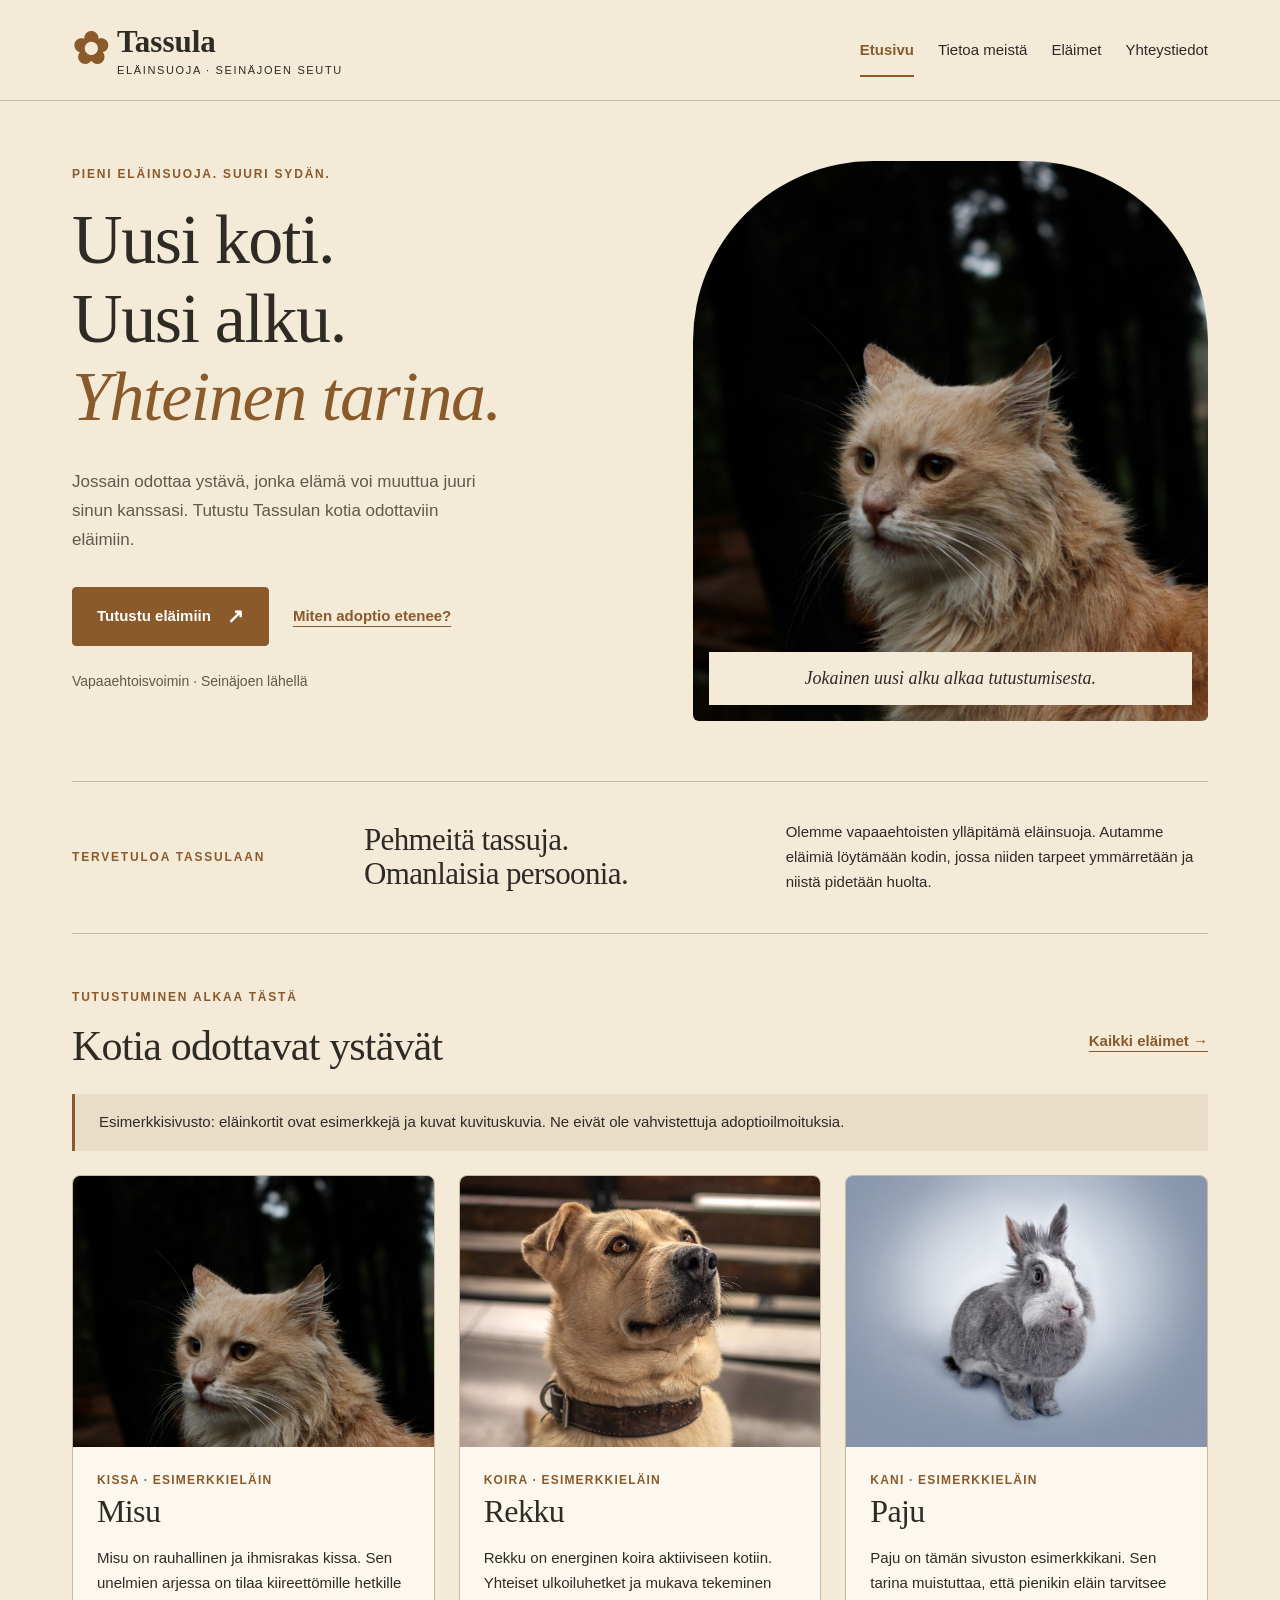
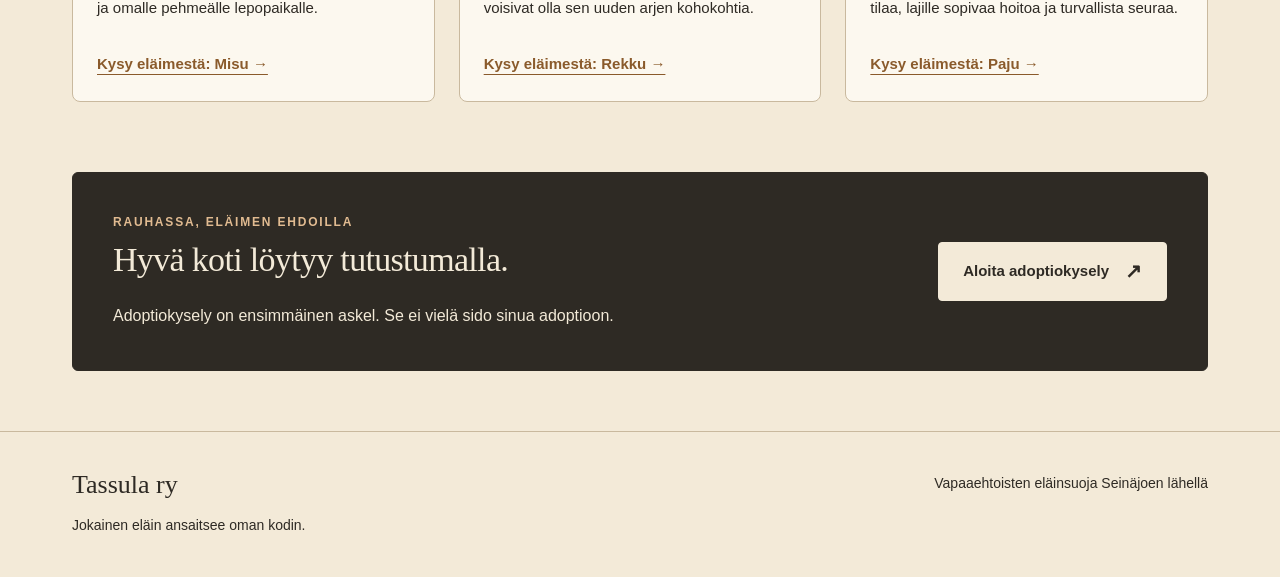
<file: index.html>
<!doctype html>
<html lang="fi"><head><meta charset="UTF-8"><meta name="viewport" content="width=device-width, initial-scale=1.0"><meta name="description" content="Tassula ry – kotia odottavat eläimet, adoption vaiheet ja adoptiokysely."><title>Etusivu | Tassula ry</title><link rel="stylesheet" href="style.css"><script src="animals.js" defer></script><script src="app.js" defer></script></head><body>
<a class="skip" href="#sisalto">Siirry sisältöön</a><header class="site-header"><div class="header-inner"><a class="brand" href="index.html" aria-label="Tassula ry – etusivu"><span class="brand-icon" aria-hidden="true">✿</span><span>Tassula<span class="brand-sub">ELÄINSUOJA · SEINÄJOEN SEUTU</span></span></a><nav aria-label="Päävalikko"><ul><li><a href="index.html" aria-current="page">Etusivu</a></li><li><a href="about.html">Tietoa meistä</a></li><li><a href="listing.html">Eläimet</a></li><li><a href="contact.html">Yhteystiedot</a></li></ul></nav></div></header>
<main id="sisalto" tabindex="-1"><section class="hero"><div class="hero-copy"><p class="eyebrow">PIENI ELÄINSUOJA. SUURI SYDÄN.</p><h1>Uusi koti.<br>Uusi alku.<br><em>Yhteinen tarina.</em></h1><p class="lead">Jossain odottaa ystävä, jonka elämä voi muuttua juuri sinun kanssasi. Tutustu Tassulan kotia odottaviin eläimiin.</p><div class="actions"><a class="button" href="listing.html">Tutustu eläimiin <span aria-hidden="true">↗</span></a><a class="text-link" href="about.html#adoptio">Miten adoptio etenee?</a></div><p class="small">Vapaaehtoisvoimin · Seinäjoen lähellä</p></div><figure class="hero-photo"><img src="images/misu.jpg" alt="Oranssi kissa katsoo sivulle ulkona. Kuvituskuva." width="1200" height="1800" fetchpriority="high"><figcaption>Jokainen uusi alku alkaa tutustumisesta.</figcaption></figure></section>
<section class="intro-strip"><p class="eyebrow">TERVETULOA TASSULAAN</p><h2>Pehmeitä tassuja.<br>Omanlaisia persoonia.</h2><p>Olemme vapaaehtoisten ylläpitämä eläinsuoja. Autamme eläimiä löytämään kodin, jossa niiden tarpeet ymmärretään ja niistä pidetään huolta.</p></section>
<section class="section"><div class="section-heading"><div><p class="eyebrow">TUTUSTUMINEN ALKAA TÄSTÄ</p><h2>Kotia odottavat ystävät</h2></div><a class="text-link" href="listing.html">Kaikki eläimet <span aria-hidden="true">→</span></a></div><p class="notice">Esimerkkisivusto: eläinkortit ovat esimerkkejä ja kuvat kuvituskuvia. Ne eivät ole vahvistettuja adoptioilmoituksia.</p><div class="animal-grid" id="animal-preview"></div><noscript><p>Eläinkorttien näyttäminen tarvitsee JavaScriptin. <a href="about.html#adoptio">Lue adoption vaiheista.</a></p></noscript></section>
<section class="cta"><div><p class="eyebrow">RAUHASSA, ELÄIMEN EHDOILLA</p><h2>Hyvä koti löytyy tutustumalla.</h2><p>Adoptiokysely on ensimmäinen askel. Se ei vielä sido sinua adoptioon.</p></div><a class="button light" href="contact.html">Aloita adoptiokysely <span aria-hidden="true">↗</span></a></section></main>
<footer><div class="footer-inner"><div><strong>Tassula ry</strong><p>Jokainen eläin ansaitsee oman kodin.</p></div><div><p>Vapaaehtoisten eläinsuoja Seinäjoen lähellä</p></div></div></footer></body></html>
</file>
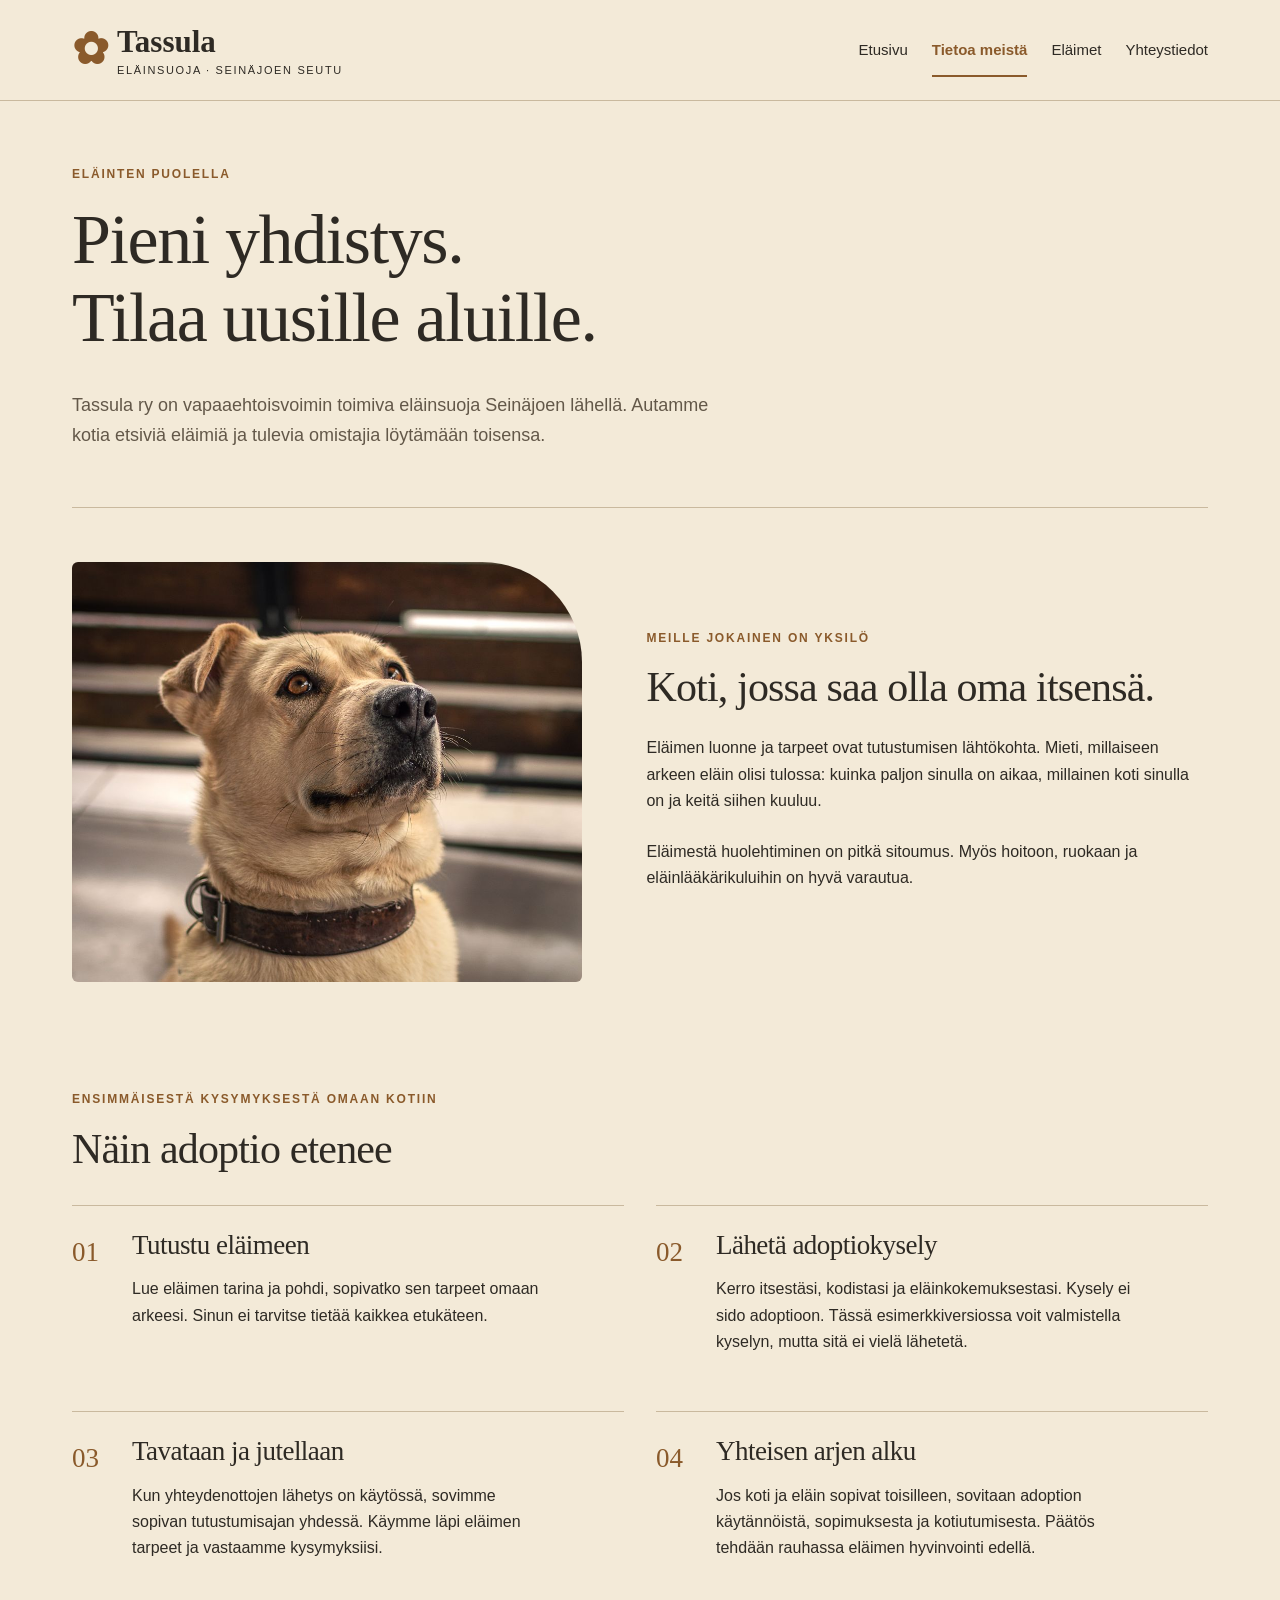
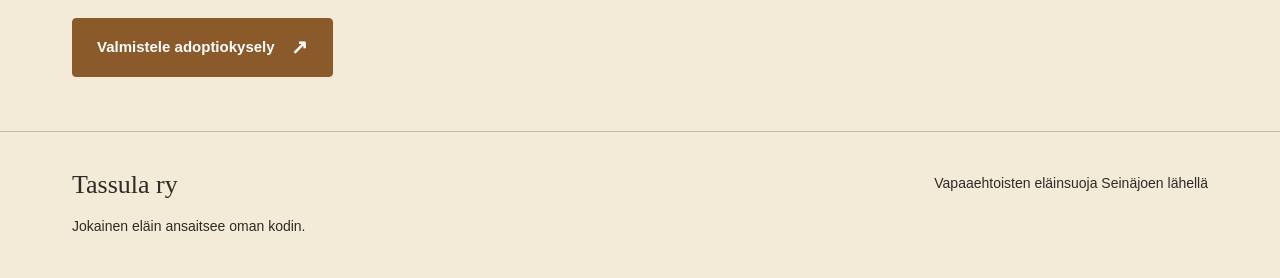
<file: about.html>
<!doctype html>
<html lang="fi"><head><meta charset="UTF-8"><meta name="viewport" content="width=device-width, initial-scale=1.0"><meta name="description" content="Tassula ry – kotia odottavat eläimet, adoption vaiheet ja adoptiokysely."><title>Tietoa meistä | Tassula ry</title><link rel="stylesheet" href="style.css"><script src="animals.js" defer></script><script src="app.js" defer></script></head><body>
<a class="skip" href="#sisalto">Siirry sisältöön</a><header class="site-header"><div class="header-inner"><a class="brand" href="index.html" aria-label="Tassula ry – etusivu"><span class="brand-icon" aria-hidden="true">✿</span><span>Tassula<span class="brand-sub">ELÄINSUOJA · SEINÄJOEN SEUTU</span></span></a><nav aria-label="Päävalikko"><ul><li><a href="index.html">Etusivu</a></li><li><a href="about.html" aria-current="page">Tietoa meistä</a></li><li><a href="listing.html">Eläimet</a></li><li><a href="contact.html">Yhteystiedot</a></li></ul></nav></div></header>
<main id="sisalto" tabindex="-1"><section class="page-intro"><p class="eyebrow">ELÄINTEN PUOLELLA</p><h1>Pieni yhdistys.<br>Tilaa uusille aluille.</h1><p class="lead">Tassula ry on vapaaehtoisvoimin toimiva eläinsuoja Seinäjoen lähellä. Autamme kotia etsiviä eläimiä ja tulevia omistajia löytämään toisensa.</p></section><section class="about-split section"><img src="images/rekku.jpg" alt="Vaalea koira katsoo tarkkaavaisena kameraan. Kuvituskuva." width="1000" height="1504" loading="lazy"><div><p class="eyebrow">MEILLE JOKAINEN ON YKSILÖ</p><h2>Koti, jossa saa olla oma itsensä.</h2><p>Eläimen luonne ja tarpeet ovat tutustumisen lähtökohta. Mieti, millaiseen arkeen eläin olisi tulossa: kuinka paljon sinulla on aikaa, millainen koti sinulla on ja keitä siihen kuuluu.</p><p>Eläimestä huolehtiminen on pitkä sitoumus. Myös hoitoon, ruokaan ja eläinlääkärikuluihin on hyvä varautua.</p></div></section><section class="section" id="adoptio"><p class="eyebrow">ENSIMMÄISESTÄ KYSYMYKSESTÄ OMAAN KOTIIN</p><h2>Näin adoptio etenee</h2><ol class="steps"><li><h3>Tutustu eläimeen</h3><p>Lue eläimen tarina ja pohdi, sopivatko sen tarpeet omaan arkeesi. Sinun ei tarvitse tietää kaikkea etukäteen.</p></li><li><h3>Lähetä adoptiokysely</h3><p>Kerro itsestäsi, kodistasi ja eläinkokemuksestasi. Kysely ei sido adoptioon. Tässä esimerkkiversiossa voit valmistella kyselyn, mutta sitä ei vielä lähetetä.</p></li><li><h3>Tavataan ja jutellaan</h3><p>Kun yhteydenottojen lähetys on käytössä, sovimme sopivan tutustumisajan yhdessä. Käymme läpi eläimen tarpeet ja vastaamme kysymyksiisi.</p></li><li><h3>Yhteisen arjen alku</h3><p>Jos koti ja eläin sopivat toisilleen, sovitaan adoption käytännöistä, sopimuksesta ja kotiutumisesta. Päätös tehdään rauhassa eläimen hyvinvointi edellä.</p></li></ol><a class="button" href="contact.html">Valmistele adoptiokysely <span aria-hidden="true">↗</span></a></section>
</main>
<footer><div class="footer-inner"><div><strong>Tassula ry</strong><p>Jokainen eläin ansaitsee oman kodin.</p></div><div><p>Vapaaehtoisten eläinsuoja Seinäjoen lähellä</p></div></div></footer></body></html>
</file>
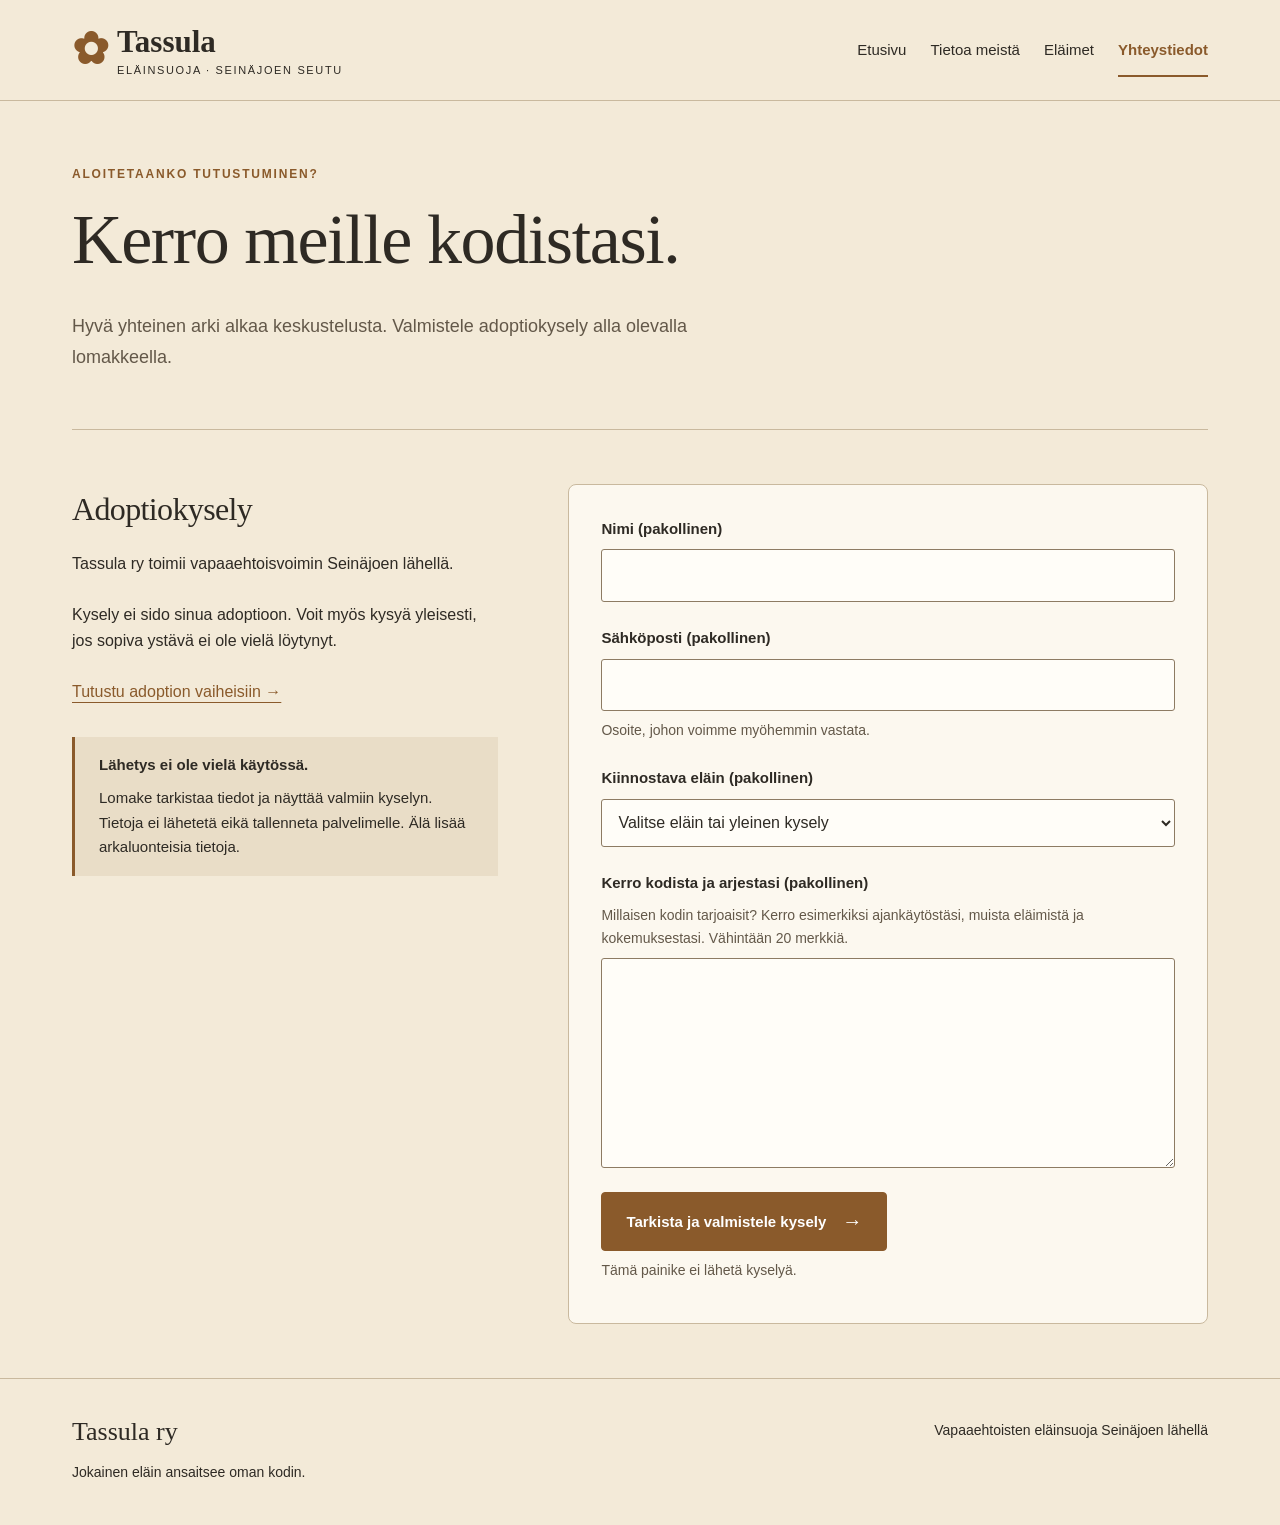
<file: contact.html>
<!doctype html>
<html lang="fi"><head><meta charset="UTF-8"><meta name="viewport" content="width=device-width, initial-scale=1.0"><meta name="description" content="Tassula ry – kotia odottavat eläimet, adoption vaiheet ja adoptiokysely."><title>Yhteystiedot ja adoptiokysely | Tassula ry</title><link rel="stylesheet" href="style.css"><script src="animals.js" defer></script><script src="app.js" defer></script></head><body>
<a class="skip" href="#sisalto">Siirry sisältöön</a><header class="site-header"><div class="header-inner"><a class="brand" href="index.html" aria-label="Tassula ry – etusivu"><span class="brand-icon" aria-hidden="true">✿</span><span>Tassula<span class="brand-sub">ELÄINSUOJA · SEINÄJOEN SEUTU</span></span></a><nav aria-label="Päävalikko"><ul><li><a href="index.html">Etusivu</a></li><li><a href="about.html">Tietoa meistä</a></li><li><a href="listing.html">Eläimet</a></li><li><a href="contact.html" aria-current="page">Yhteystiedot</a></li></ul></nav></div></header>
<main id="sisalto" tabindex="-1"><section class="page-intro"><p class="eyebrow">ALOITETAANKO TUTUSTUMINEN?</p><h1>Kerro meille kodistasi.</h1><p class="lead">Hyvä yhteinen arki alkaa keskustelusta. Valmistele adoptiokysely alla olevalla lomakkeella.</p></section><div class="contact-layout section"><aside class="contact-note"><h2>Adoptiokysely</h2><p>Tassula ry toimii vapaaehtoisvoimin Seinäjoen lähellä.</p><p>Kysely ei sido sinua adoptioon. Voit myös kysyä yleisesti, jos sopiva ystävä ei ole vielä löytynyt.</p><a href="about.html#adoptio">Tutustu adoption vaiheisiin →</a><div class="notice"><strong>Lähetys ei ole vielä käytössä.</strong><p>Lomake tarkistaa tiedot ja näyttää valmiin kyselyn. Tietoja ei lähetetä eikä tallenneta palvelimelle. Älä lisää arkaluonteisia tietoja.</p></div></aside><div><noscript><p class="notice">Lomakkeen tarkistus vaatii JavaScriptin. Tietoja ei voi lähettää tässä versiossa.</p></noscript><form id="adoption-form" novalidate><div id="error-summary" class="error-summary" tabindex="-1" hidden><h2>Tarkista seuraavat tiedot</h2><ul></ul></div><fieldset id="form-fields" disabled><legend class="sr-only">Adoptiokyselyn tiedot</legend><div class="field"><label for="name">Nimi (pakollinen)</label><input id="name" name="name" autocomplete="name" required maxlength="100" aria-describedby="name-error"><p id="name-error" class="error" hidden></p></div><div class="field"><label for="email">Sähköposti (pakollinen)</label><input id="email" name="email" type="email" autocomplete="email" required maxlength="254" aria-describedby="email-help email-error"><p id="email-help" class="hint">Osoite, johon voimme myöhemmin vastata.</p><p id="email-error" class="error" hidden></p></div><div class="field"><label for="animal">Kiinnostava eläin (pakollinen)</label><select id="animal" name="animal" required aria-describedby="animal-error"><option value="">Valitse eläin tai yleinen kysely</option><option value="general">Yleinen adoptiokysely / en vielä tiedä</option></select><p id="animal-error" class="error" hidden></p></div><div class="field"><label for="message">Kerro kodista ja arjestasi (pakollinen)</label><p id="message-help" class="hint">Millaisen kodin tarjoaisit? Kerro esimerkiksi ajankäytöstäsi, muista eläimistä ja kokemuksestasi. Vähintään 20 merkkiä.</p><textarea id="message" name="message" rows="7" required minlength="20" maxlength="5000" aria-describedby="message-help message-error"></textarea><p id="message-error" class="error" hidden></p></div><button class="button" type="submit">Tarkista ja valmistele kysely <span aria-hidden="true">→</span></button><p class="hint">Tämä painike ei lähetä kyselyä.</p></fieldset></form><section id="success" class="success" tabindex="-1" aria-labelledby="success-title" hidden><p class="eyebrow">TIEDOT TARKISTETTU</p><h2 id="success-title">Adoptiokyselysi on valmis.</h2><p><strong>Kyselyä ei ole lähetetty.</strong> Sähköpostiyhteys otetaan käyttöön myöhemmin. Voit tarkistaa tiedot alta ja kopioida ne omaan talteen.</p><dl id="summary-data"></dl><button id="edit-query" class="button" type="button">Muokkaa tietoja</button></section></div></div></main>
<footer><div class="footer-inner"><div><strong>Tassula ry</strong><p>Jokainen eläin ansaitsee oman kodin.</p></div><div><p>Vapaaehtoisten eläinsuoja Seinäjoen lähellä</p></div></div></footer></body></html>
</file>
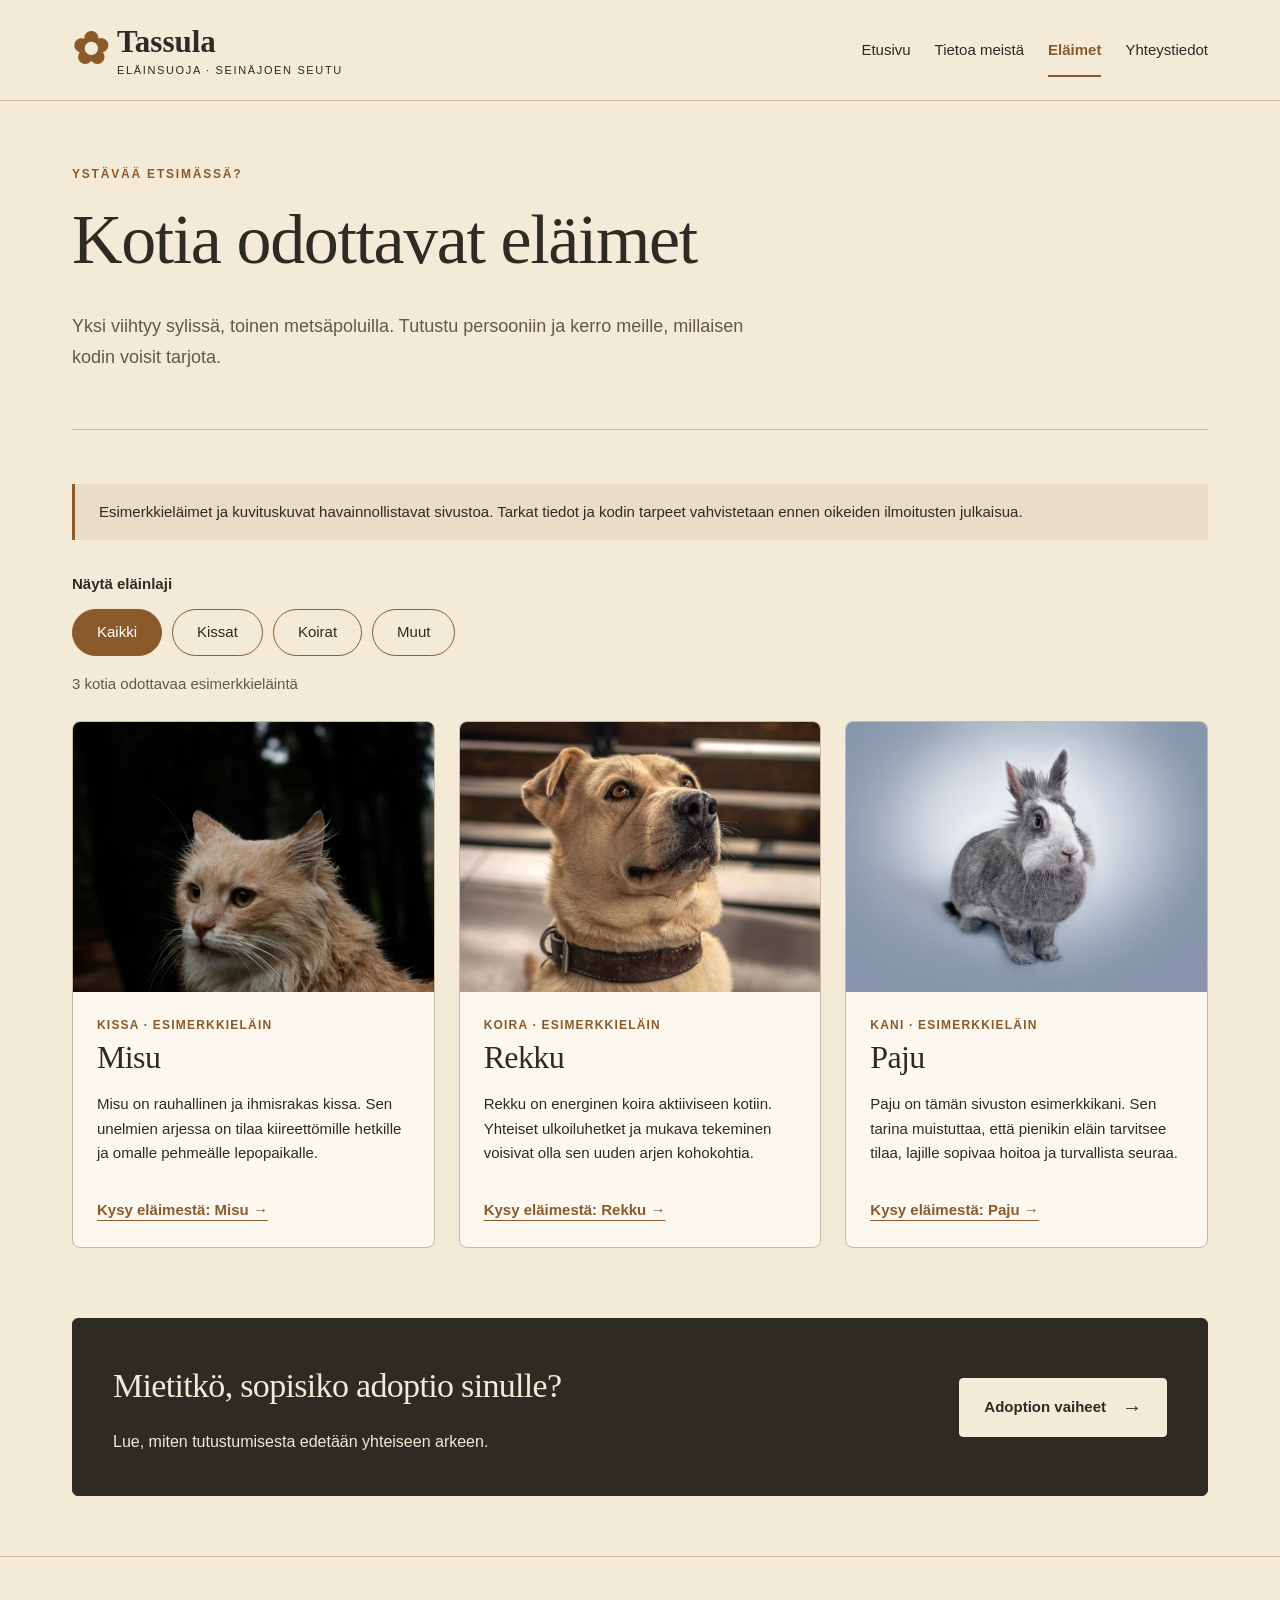
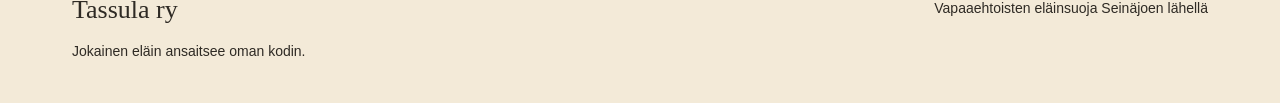
<file: listing.html>
<!doctype html>
<html lang="fi"><head><meta charset="UTF-8"><meta name="viewport" content="width=device-width, initial-scale=1.0"><meta name="description" content="Tassula ry – kotia odottavat eläimet, adoption vaiheet ja adoptiokysely."><title>Kotia odottavat eläimet | Tassula ry</title><link rel="stylesheet" href="style.css"><script src="animals.js" defer></script><script src="app.js" defer></script></head><body>
<a class="skip" href="#sisalto">Siirry sisältöön</a><header class="site-header"><div class="header-inner"><a class="brand" href="index.html" aria-label="Tassula ry – etusivu"><span class="brand-icon" aria-hidden="true">✿</span><span>Tassula<span class="brand-sub">ELÄINSUOJA · SEINÄJOEN SEUTU</span></span></a><nav aria-label="Päävalikko"><ul><li><a href="index.html">Etusivu</a></li><li><a href="about.html">Tietoa meistä</a></li><li><a href="listing.html" aria-current="page">Eläimet</a></li><li><a href="contact.html">Yhteystiedot</a></li></ul></nav></div></header>
<main id="sisalto" tabindex="-1"><section class="page-intro"><p class="eyebrow">YSTÄVÄÄ ETSIMÄSSÄ?</p><h1>Kotia odottavat eläimet</h1><p class="lead">Yksi viihtyy sylissä, toinen metsäpoluilla. Tutustu persooniin ja kerro meille, millaisen kodin voisit tarjota.</p></section><section class="section listing-section" aria-label="Eläinlista"><p class="notice">Esimerkkieläimet ja kuvituskuvat havainnollistavat sivustoa. Tarkat tiedot ja kodin tarpeet vahvistetaan ennen oikeiden ilmoitusten julkaisua.</p><fieldset class="filters" id="filters" hidden><legend>Näytä eläinlaji</legend><div class="filter-options"><label><input type="radio" name="species" value="all" checked><span>Kaikki</span></label><label><input type="radio" name="species" value="cat"><span>Kissat</span></label><label><input type="radio" name="species" value="dog"><span>Koirat</span></label><label><input type="radio" name="species" value="other"><span>Muut</span></label></div></fieldset><p id="result-count" role="status" aria-live="polite" aria-atomic="true"></p><div class="animal-grid" id="animal-list"></div><p id="empty-state" class="notice" hidden>Tässä ryhmässä ei juuri nyt ole kotia odottavia eläimiä. Kokeile toista eläinlajia.</p><noscript><p>Eläinlista ja suodatus tarvitsevat JavaScriptin. Ota JavaScript käyttöön selaimessasi.</p></noscript></section><section class="cta"><div><h2>Mietitkö, sopisiko adoptio sinulle?</h2><p>Lue, miten tutustumisesta edetään yhteiseen arkeen.</p></div><a class="button light" href="about.html#adoptio">Adoption vaiheet <span aria-hidden="true">→</span></a></section></main>
<footer><div class="footer-inner"><div><strong>Tassula ry</strong><p>Jokainen eläin ansaitsee oman kodin.</p></div><div><p>Vapaaehtoisten eläinsuoja Seinäjoen lähellä</p></div></div></footer></body></html>
</file>
<file: style.css>
/* ==========================================================
   Tassula ry – style.css
   Yksi tyylitiedosto kaikille neljälle sivulle.

   Järjestys:
   1. Tokenit: värit, fontit ja välit (:root)
   2. Tumma tila
   3. Perusasetukset
   4. Yhteiset osat: ohituslinkki, header, valikko, footer
   5. Tekstit ja painikkeet
   6. Etusivu
   7. Eläinkortit ja eläinlista
   8. Tietoa meistä
   9. Yhteystiedot ja lomake
   10. Isommat näytöt (mobiili ensin: min-width)
   11. Käyttäjän asetukset: hover ja vähennetty liike

   Mobiili ensin: kohdat 1–9 ovat puhelinversio.
   Kohta 10 lisää asettelua, kun tilaa on enemmän.
   ========================================================== */


/* ---------- 1. Tokenit ---------- */

:root {
  color-scheme: light dark;

  /* Värit: "vanha paperi" toimeksiannosta */
  --bg: #f3ead8;             /* tausta, vanha paperi */
  --surface: #fcf8ef;        /* kortit, lomake */
  --surface-alt: #e9ddc7;    /* huomautuslaatikot */
  --text: #2e2a24;           /* teksti, tummanruskea */
  --muted: #635849;          /* aputekstit */
  --accent: #8a5a2b;         /* nahanruskea korostus: linkit, painikkeet */
  --accent-hover: #6c431d;   /* painike hiiren alla */
  --on-accent: #ffffff;      /* teksti korostusvärin päällä */
  --line: #c9b99e;           /* erotinviivat */
  --field-bg: #fffdf8;       /* lomakekentän tausta */
  --field-border: #8d7b63;   /* lomakekentän reuna */
  --error: #8c2721;          /* virheilmoitukset */
  --invert-bg: #2e2a24;      /* tumma kehotusalue sivun lopussa */
  --invert-text: #f3ead8;
  --invert-accent: #e1bb91;
  --invert-border: #2e2a24;
  --focus: #2e2a24;          /* näppäimistöfokuksen reunus */

  /* Fontit: kaksi järjestelmäfonttia, ei latausta */
  --font-heading: Georgia, "Times New Roman", serif;
  --font-text: Arial, Helvetica, sans-serif;

  /* Välit */
  --space-xs: 0.25rem;
  --space-s: 0.5rem;
  --space-m: 1rem;
  --space-l: 1.5rem;
  --space-xl: 2rem;
  --space-2xl: 3rem;
  --space-3xl: 4rem;

  /* Mitat */
  --page-width: 75rem;
  --page-padding: 1.25rem;
  --radius: 6px;
  --radius-card: 8px;
}


/* ---------- 2. Tumma tila ----------
   Muu CSS käyttää vain var()-arvoja, joten tumma tila
   vaihtaa pelkät tokenit. Korostusväri vaalenee, koska
   #8a5a2b tummalla taustalla olisi vain 2.98:1. */

@media (prefers-color-scheme: dark) {
  :root {
    --bg: #1d1915;
    --surface: #27211b;
    --surface-alt: #342b22;
    --text: #f1e9dd;
    --muted: #cdbfaa;
    --accent: #e2aa6f;
    --accent-hover: #f2c896;
    --on-accent: #1d1915;
    --line: #4d4236;
    --field-bg: #16130f;
    --field-border: #9c8b74;
    --error: #ffab9e;
    --invert-bg: #2f2720;
    --invert-text: #f1e9dd;
    --invert-accent: #e8b27a;
    --invert-border: #5a4b3c;
    --focus: #f1e9dd;
  }
}


/* ---------- 3. Perusasetukset ---------- */

*,
*::before,
*::after {
  box-sizing: border-box;
}

/* Header ylhäällä, footer alhaalla myös lyhyillä sivuilla */
body {
  margin: 0;
  min-height: 100dvh;
  display: grid;
  grid-template-rows: auto 1fr auto;
  background: var(--bg);
  color: var(--text);
  font-family: var(--font-text);
  font-size: 1rem;
  line-height: 1.65;
  overflow-wrap: break-word;
}

main {
  width: 100%;
  min-width: 0;
  max-width: var(--page-width);
  margin-inline: auto;
  padding-inline: var(--page-padding);
}

/* Ohituslinkki vie fokuksen mainiin: ei reunusta koko sisällön ympärille */
main:focus {
  outline: none;
}

img {
  display: block;
  max-width: 100%;
  height: auto;
}

button,
input,
textarea,
select {
  font: inherit;
}

a {
  color: var(--accent);
  text-underline-offset: 0.3em;
}

/* Näkyvä fokus jokaiselle linkille, painikkeelle ja kentälle */
:focus-visible {
  outline: 3px solid var(--focus);
  outline-offset: 4px;
}

[hidden] {
  display: none;
}

/* Piilotettu näkyvistä, mutta ruudunlukija lukee */
.sr-only {
  position: absolute;
  width: 1px;
  height: 1px;
  padding: 0;
  margin: -1px;
  overflow: hidden;
  clip: rect(0, 0, 0, 0);
  white-space: nowrap;
  border: 0;
}


/* ---------- 4. Yhteiset osat ---------- */

.skip {
  position: fixed;
  top: -100px;
  left: var(--space-m);
  z-index: 10;
  padding: var(--space-s) var(--space-m);
  background: var(--text);
  color: var(--bg);
}

.skip:focus {
  top: var(--space-s);
}

.site-header {
  border-bottom: 1px solid var(--line);
}

.header-inner {
  max-width: var(--page-width);
  margin-inline: auto;
  padding: var(--space-l) var(--page-padding) var(--space-s);
  display: flex;
  flex-direction: column;
  gap: var(--space-s);
}

.brand {
  display: flex;
  align-items: center;
  gap: var(--space-s);
  color: var(--text);
  font-family: var(--font-heading);
  font-size: 1.75rem;
  font-weight: bold;
  line-height: 1.15;
  text-decoration: none;
}

.brand-icon {
  font-size: 2.5rem;
  color: var(--accent);
}

.brand-sub {
  display: block;
  margin-top: var(--space-xs);
  font-family: var(--font-text);
  font-size: 0.6875rem;
  font-weight: normal;
  letter-spacing: 0.15em;
}

nav ul {
  display: flex;
  flex-wrap: wrap;
  gap: 0 var(--space-l);
  margin: 0;
  padding: 0;
  list-style: none;
}

/* Isot napautuskohteet: noin 48 px korkea linkki */
nav a {
  display: inline-block;
  padding: 0.75rem 0;
  color: var(--text);
  font-size: 0.9375rem;
  text-decoration: none;
}

nav a[aria-current="page"] {
  color: var(--accent);
  font-weight: bold;
  box-shadow: 0 2px var(--accent);
}

footer {
  border-top: 1px solid var(--line);
}

.footer-inner {
  max-width: var(--page-width);
  margin-inline: auto;
  padding: var(--space-l) var(--page-padding);
  display: flex;
  flex-direction: column;
  gap: var(--space-m);
  font-size: 0.875rem;
}

.footer-inner strong {
  font-family: var(--font-heading);
  font-size: 1.625rem;
  font-weight: normal;
}

.footer-inner p {
  margin: var(--space-s) 0;
}


/* ---------- 5. Tekstit ja painikkeet ---------- */

h1,
h2,
h3 {
  font-family: var(--font-heading);
  font-weight: normal;
  line-height: 1.12;
  letter-spacing: -0.02em;
}

h1 {
  font-size: clamp(2.25rem, 6vw, 4.375rem);
  margin: var(--space-m) 0 var(--space-xl);
}

h2 {
  font-size: clamp(1.75rem, 3.5vw, 2.625rem);
  margin: var(--space-s) 0 var(--space-l);
}

h3 {
  font-size: 1.6875rem;
  margin: 0 0 var(--space-m);
}

p {
  margin: 0 0 var(--space-l);
}

.eyebrow {
  margin-bottom: var(--space-m);
  color: var(--accent);
  font-size: 0.75rem;
  font-weight: bold;
  letter-spacing: 0.15em;
}

.lead {
  max-width: 42rem;
  color: var(--muted);
  font-size: 1.125rem;
  line-height: 1.7;
}

.small,
.hint {
  color: var(--muted);
  font-size: 0.875rem;
}

.text-link {
  font-size: 0.9375rem;
  font-weight: bold;
}

.notice {
  padding: var(--space-m) var(--space-l);
  border-left: 3px solid var(--accent);
  background: var(--surface-alt);
  color: var(--text);
  font-size: 0.9375rem;
}

.notice p {
  margin: var(--space-s) 0 0;
}

.button {
  display: inline-flex;
  align-items: center;
  justify-content: center;
  gap: var(--space-m);
  min-height: 48px;
  max-width: 100%;
  padding: 0.75rem var(--space-l);
  border: 1px solid var(--accent);
  border-radius: 4px;
  background: var(--accent);
  color: var(--on-accent);
  font-size: 0.9375rem;
  font-weight: bold;
  text-align: center;
  text-decoration: none;
  cursor: pointer;
  transition: background-color 0.15s, color 0.15s;
}

.button span {
  font-size: 1.25rem;
}

/* Vaalea painike tummalla kehotusalueella */
.button.light {
  border-color: var(--invert-text);
  background: var(--invert-text);
  color: var(--invert-bg);
}

.section {
  padding: var(--space-xl) 0;
}

.section-heading {
  display: flex;
  flex-direction: column;
  align-items: flex-start;
  margin-bottom: var(--space-l);
}

/* Tumma kehotusalue sivun lopussa */
.cta {
  --focus: var(--invert-text);   /* fokusreunus näkyy myös tummalla taustalla */
  display: flex;
  flex-direction: column;
  align-items: flex-start;
  gap: var(--space-l);
  margin: var(--space-m) 0 var(--space-xl);
  padding: var(--space-l);
  border: 1px solid var(--invert-border);
  border-radius: var(--radius);
  background: var(--invert-bg);
  color: var(--invert-text);
}

.cta h2 {
  font-size: 1.875rem;
}

.cta p {
  margin-bottom: 0;
}

.cta .eyebrow {
  color: var(--invert-accent);
}

.cta .button {
  flex-shrink: 0;
}

.page-intro {
  padding: var(--space-xl) 0;
  border-bottom: 1px solid var(--line);
}

.page-intro h1 {
  max-width: 53rem;
}


/* ---------- 6. Etusivu ---------- */

.hero {
  display: grid;
  gap: var(--space-xl);
  padding: var(--space-xl) 0;
}

.hero h1 em {
  color: var(--accent);
  font-weight: normal;
}

.hero .lead {
  max-width: 27rem;
  font-size: 1.0625rem;
}

.actions {
  display: flex;
  flex-wrap: wrap;
  align-items: center;
  gap: var(--space-l);
  margin: var(--space-xl) 0 var(--space-l);
}

.hero-photo {
  position: relative;
  margin: 0;
}

.hero-photo img {
  width: 100%;
  height: 25rem;
  object-fit: cover;
  object-position: center 43%;
  border-radius: 140px 140px 4px 4px;
}

.hero-photo figcaption {
  position: absolute;
  right: var(--space-m);
  bottom: var(--space-m);
  left: var(--space-m);
  padding: 0.75rem var(--space-m);
  background: var(--bg);
  font-family: var(--font-heading);
  font-size: 1rem;
  font-style: italic;
  text-align: center;
}

.intro-strip {
  padding: var(--space-xl) 0;
  border-block: 1px solid var(--line);
}

.intro-strip h2 {
  margin: var(--space-m) 0;
  font-size: 1.9375rem;
}

.intro-strip p {
  margin: 0;
}

.intro-strip > p:last-child {
  font-size: 0.9375rem;
}


/* ---------- 7. Eläinkortit ja eläinlista ---------- */

/* Niin monta 16rem:n saraketta kuin mahtuu: puhelimella yksi */
.animal-grid {
  display: grid;
  grid-template-columns: repeat(auto-fit, minmax(min(16rem, 100%), 1fr));
  gap: var(--space-l);
}

.animal-card {
  display: flex;
  flex-direction: column;
  overflow: hidden;
  border: 1px solid var(--line);
  border-radius: var(--radius-card);
  background: var(--surface);
}

.animal-card img {
  width: 100%;
  aspect-ratio: 4 / 3;
  object-fit: cover;
  object-position: center 38%;
}

.card-body {
  display: flex;
  flex: 1;
  flex-direction: column;
  padding: var(--space-l);
}

.animal-card h2,
.animal-card h3 {
  margin: var(--space-xs) 0 var(--space-m);
  font-size: 2rem;
}

.species {
  margin: 0;
  color: var(--accent);
  font-size: 0.75rem;
  font-weight: bold;
  letter-spacing: 0.1em;
  text-transform: uppercase;
}

.story {
  flex: 1;
  font-size: 0.9375rem;
}

.animal-card .text-link {
  align-self: flex-start;
  margin-top: var(--space-s);
}

.listing-section {
  padding-top: var(--space-xl);
}

/* Lajisuodatin: valintanapit näkyvät pillereinä */
.filters {
  margin: var(--space-xl) 0 var(--space-m);
  padding: 0;
  border: 0;
}

.filters legend {
  margin-bottom: 0.75rem;
  padding: 0;
  font-size: 0.9375rem;
  font-weight: bold;
}

.filter-options {
  display: flex;
  flex-wrap: wrap;
  gap: 0.625rem;
}

.filter-options label {
  position: relative;
  cursor: pointer;
}

.filter-options input {
  position: absolute;
  inset: 0;
  width: 100%;
  height: 100%;
  margin: 0;
  opacity: 0;
  cursor: pointer;
}

.filter-options span {
  display: block;
  padding: 0.625rem 1.125rem;
  border: 1px solid var(--accent);
  border-radius: 30px;
  font-size: 0.9375rem;
}

.filter-options input:checked + span {
  background: var(--accent);
  color: var(--on-accent);
}

.filter-options input:focus-visible + span {
  outline: 3px solid var(--focus);
  outline-offset: 4px;
}

/* Tulosten määrä ("3 kotia odottavaa…") */
.listing-section [role="status"] {
  color: var(--muted);
  font-size: 0.9375rem;
}


/* ---------- 8. Tietoa meistä ---------- */

.about-split {
  display: grid;
  gap: var(--space-xl);
}

.about-split img {
  width: 100%;
  height: 21.875rem;
  object-fit: cover;
  object-position: center 35%;
  border-radius: var(--radius) 100px var(--radius) var(--radius);
}

/* Adoption vaiheet: numerot 01–04 CSS-laskurilla */
.steps {
  display: grid;
  gap: var(--space-m);
  margin: var(--space-xl) 0;
  padding: 0;
  list-style: none;
  counter-reset: step;
}

.steps li {
  position: relative;
  padding: var(--space-l) 0 0 3rem;
  border-top: 1px solid var(--line);
  counter-increment: step;
}

.steps li::before {
  content: "0" counter(step);
  position: absolute;
  left: 0;
  color: var(--accent);
  font-family: var(--font-heading);
  font-size: 1.6875rem;
}

.steps p {
  max-width: 26rem;
}


/* ---------- 9. Yhteystiedot ja lomake ---------- */

.contact-layout {
  display: grid;
  gap: var(--space-xl);
}

.contact-note h2 {
  font-size: 2rem;
}

.contact-note .notice {
  margin-top: var(--space-xl);
}

form {
  padding: var(--space-l);
  border: 1px solid var(--line);
  border-radius: var(--radius-card);
  background: var(--surface);
}

form fieldset {
  min-width: 0;
  margin: 0;
  padding: 0;
  border: 0;
}

.field {
  margin-bottom: var(--space-l);
}

.field label {
  display: block;
  margin-bottom: var(--space-s);
  font-size: 0.9375rem;
  font-weight: bold;
}

.field input,
.field select,
.field textarea {
  display: block;
  width: 100%;
  min-height: 48px;
  padding: 0.75rem;
  border: 1px solid var(--field-border);
  border-radius: 3px;
  background: var(--field-bg);
  color: var(--text);
}

.field textarea {
  resize: vertical;
}

.hint {
  margin: var(--space-s) 0;
}

.error {
  margin: var(--space-s) 0 0;
  color: var(--error);
  font-size: 0.9375rem;
  font-weight: bold;
}

.field [aria-invalid="true"] {
  border: 2px solid var(--error);
}

.error-summary {
  margin-bottom: var(--space-l);
  padding: var(--space-m);
  border: 2px solid var(--error);
}

.error-summary h2 {
  font-size: 1.5625rem;
}

.error-summary a {
  color: var(--error);
}

.success {
  padding: var(--space-m);
  border: 2px solid var(--accent);
  border-radius: var(--radius-card);
  background: var(--surface);
}

.success h2 {
  font-size: 2rem;
}

.success dt {
  margin-top: var(--space-m);
  font-weight: bold;
}

.success dd {
  margin: var(--space-xs) 0 var(--space-m);
  white-space: pre-wrap;
  overflow-wrap: anywhere;
}

/* Virheyhteenveto ja valmis kysely saavat fokuksen JavaScriptillä */
.error-summary:focus,
.success:focus {
  outline: 3px solid var(--focus);
  outline-offset: 4px;
}


/* ---------- 10. Isommat näytöt ---------- */

/* Tabletti ja iso puhelin vaakatasossa: 640 px ylöspäin */
@media (min-width: 40rem) {
  :root {
    --page-padding: 2rem;
  }

  .section {
    padding: 3.375rem 0;
  }

  .section-heading {
    flex-direction: row;
    justify-content: space-between;
    align-items: center;
    gap: var(--space-m);
    margin-bottom: 0;
  }

  .page-intro {
    padding: var(--space-3xl) 0 var(--space-xl);
  }

  .hero-photo img {
    height: 28.75rem;
  }

  .hero-photo figcaption {
    font-size: 1.125rem;
  }

  .intro-strip {
    display: grid;
    grid-template-columns: 1fr 1.5fr;
    align-items: center;
    gap: var(--space-xl);
    padding: 2.375rem 0;
  }

  .intro-strip > .eyebrow {
    grid-column: 1 / -1;
  }

  .intro-strip h2 {
    margin: 0;
  }

  .about-split {
    grid-template-columns: 1fr 1.1fr;
    align-items: center;
  }

  .steps {
    grid-template-columns: 1fr 1fr;
    gap: var(--space-xl);
  }

  .steps li {
    padding-left: 3.75rem;
  }

  .cta {
    padding: var(--space-xl);
  }

  .cta h2 {
    font-size: 2.125rem;
  }

  form,
  .success {
    padding: var(--space-xl);
  }

  .footer-inner {
    flex-direction: row;
    justify-content: space-between;
    padding-block: var(--space-xl);
  }
}

/* Läppäri ja työpöytä: 880 px ylöspäin */
@media (min-width: 55rem) {
  .header-inner {
    flex-direction: row;
    align-items: center;
    justify-content: space-between;
    gap: var(--space-xl);
    padding-block: var(--space-l);
  }

  .brand {
    font-size: 1.9375rem;
  }

  .brand-icon {
    font-size: 2.75rem;
  }

  .hero {
    grid-template-columns: 1.08fr 1fr;
    align-items: center;
    gap: var(--space-3xl);
    padding: 3.75rem 0;
  }

  .hero-photo img {
    height: 35rem;
    border-radius: 180px 180px var(--radius) var(--radius);
  }

  .intro-strip {
    grid-template-columns: 0.8fr 1.2fr 1.3fr;
  }

  .intro-strip > .eyebrow {
    grid-column: auto;
  }

  .about-split {
    gap: var(--space-3xl);
  }

  .about-split img {
    height: 26.25rem;
  }

  .contact-layout {
    grid-template-columns: 0.8fr 1.2fr;
    gap: 4.375rem;
  }

  .cta {
    flex-direction: row;
    align-items: center;
    justify-content: space-between;
    margin-bottom: 3.75rem;
    padding: 2.5rem;
  }

  .filter-options span {
    padding-inline: var(--space-l);
  }
}


/* ---------- 11. Käyttäjän asetukset ---------- */

/* Hover-efektit vain laitteilla, joissa on hiiri */
@media (hover: hover) {
  a:hover {
    text-decoration-thickness: 2px;
  }

  .button:hover {
    border-color: var(--accent-hover);
    background: var(--accent-hover);
    color: var(--on-accent);
  }
}

@media (prefers-reduced-motion: reduce) {
  .button {
    transition: none;
  }
}
</file>
